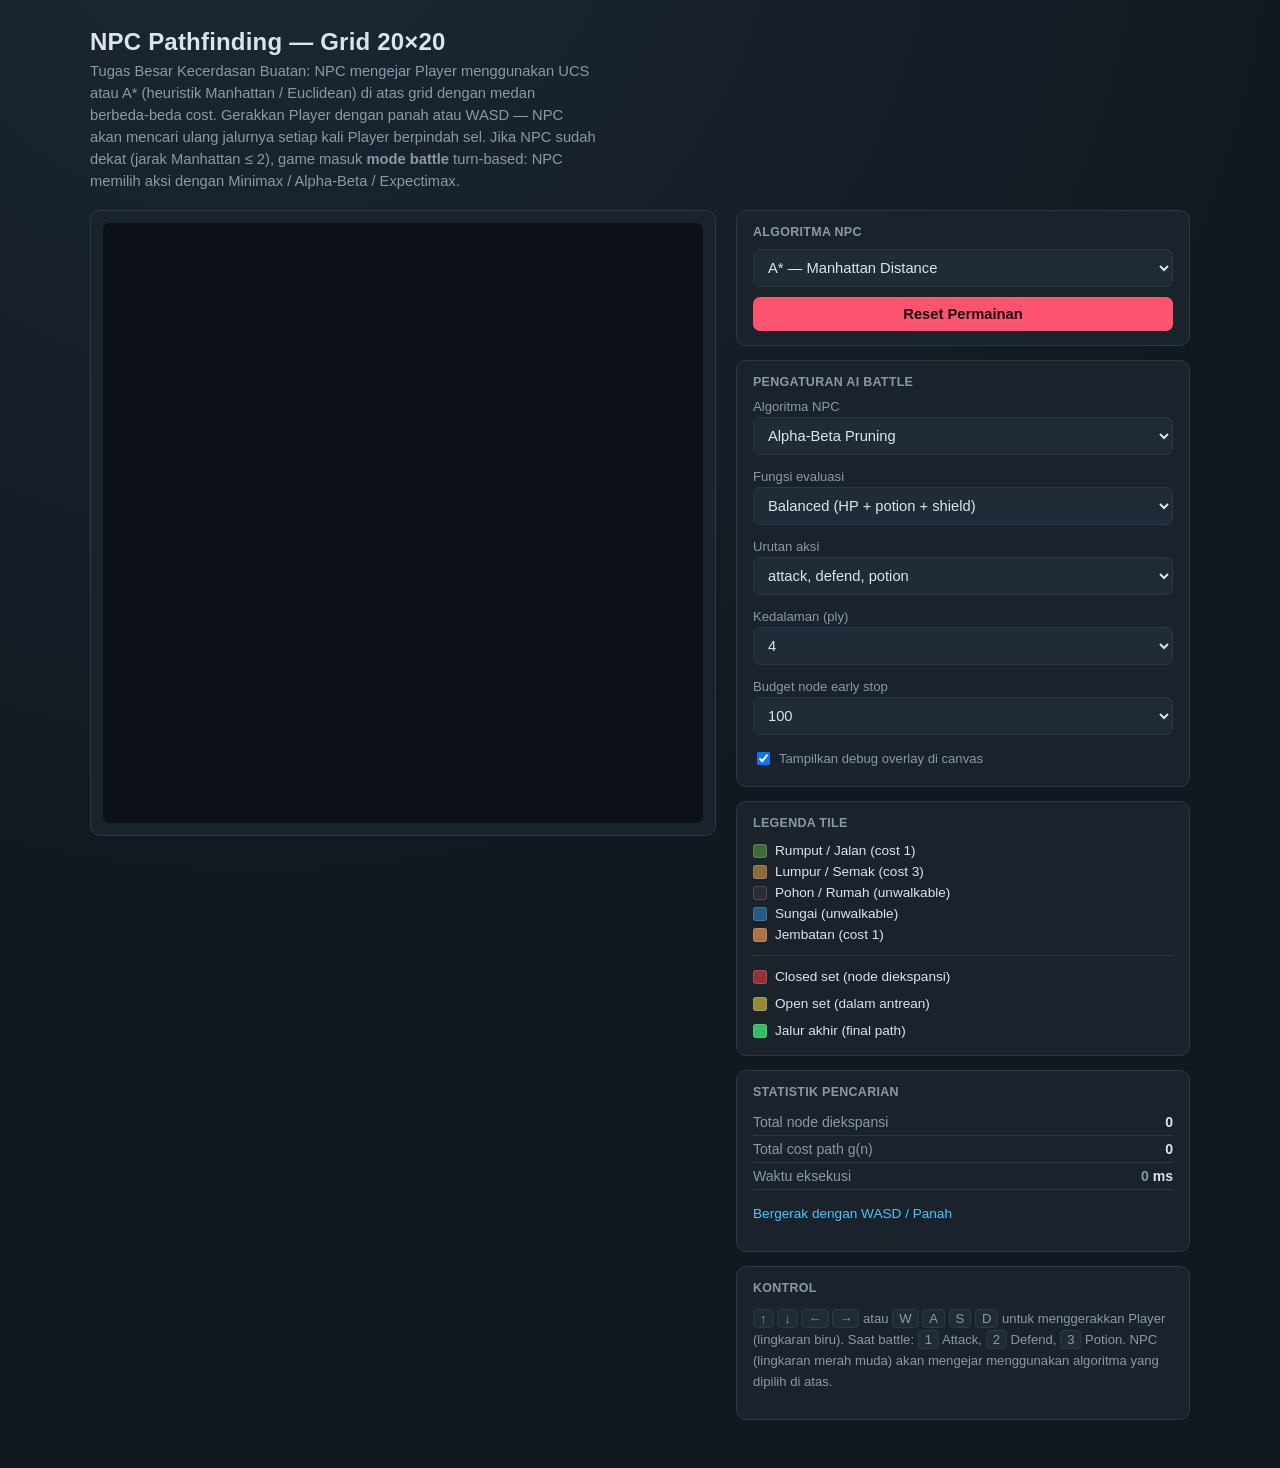
<file: index.html>
<!DOCTYPE html>
<html lang="id">
<head>
  <meta charset="UTF-8" />
  <meta name="viewport" content="width=device-width, initial-scale=1.0" />
  <title>NPC Pathfinding + Battle Minimax — Tugas Besar AI</title>

  <!-- PyScript Resources -->
  <link rel="stylesheet" href="https://pyscript.net/releases/2024.11.1/core.css" />
  <script type="module" src="https://pyscript.net/releases/2024.11.1/core.js"></script>

  <!-- External Stylesheet -->
  <link rel="stylesheet" href="style.css" />
</head>
<body>
<div id="app">

  <header>
    <h1>NPC Pathfinding — Grid 20×20</h1>
    <p>
      Tugas Besar Kecerdasan Buatan: NPC mengejar Player menggunakan UCS atau A*
      (heuristik Manhattan / Euclidean) di atas grid dengan medan berbeda-beda cost.
      Gerakkan Player dengan panah atau WASD — NPC akan mencari ulang jalurnya setiap
      kali Player berpindah sel. Jika NPC sudah dekat (jarak Manhattan ≤ 2), game masuk
      <b>mode battle</b> turn-based: NPC memilih aksi dengan Minimax / Alpha-Beta / Expectimax.
    </p>
  </header>

  <main>
    <div id="canvasWrap">
      <canvas id="gameCanvas" width="600" height="600"></canvas>
    </div>

    <div id="panel">

      <section>
        <h2>ALGORITMA NPC</h2>
        <select id="algoSelect">
          <option value="ucs">UCS — Uniform Cost Search</option>
          <option value="astar_manhattan" selected>A* — Manhattan Distance</option>
          <option value="astar_euclidean">A* — Euclidean Distance</option>
        </select>
        <button id="resetBtn">Reset Permainan</button>
      </section>


      <section id="battleSection" class="hidden">
        <h2>MODE BATTLE (turn-based)</h2>
        <div class="hp-line"><span>Player</span><span id="playerHpTxt"></span></div>
        <div class="hp-track"><div id="playerHpBar" class="hp-fill player"></div></div>
        <div class="hp-line"><span>NPC</span><span id="npcHpTxt"></span></div>
        <div class="hp-track"><div id="npcHpBar" class="hp-fill npc"></div></div>
        <div class="btn-row">
          <button id="btnAttack">1 Attack</button>
          <button id="btnDefend">2 Defend</button>
          <button id="btnPotion">3 Potion</button>
        </div>
        <div id="battleLog"></div>
        <h2>DEBUG: skor aksi &amp; node count</h2>
        <div id="debugTable"></div>
      </section>

      <section>
        <h2>PENGATURAN AI BATTLE</h2>
        <label>Algoritma NPC
          <select id="battleAlgo">
            <option value="minimax">Minimax</option>
            <option value="alphabeta" selected>Alpha-Beta Pruning</option>
            <option value="alphabeta_early">Alpha-Beta + Early Stop</option>
            <option value="expectimax">Expectimax (lawan acak)</option>
          </select></label>
        <label>Fungsi evaluasi
          <select id="battleEval">
            <option value="balanced" selected>Balanced (HP + potion + shield)</option>
            <option value="hp">Selisih HP</option>
            <option value="aggressive">Agresif</option>
            <option value="defensive">Defensif</option>
            <option value="zero">Nol (kontrol)</option>
          </select></label>
        <label>Urutan aksi
          <select id="battleOrder">
            <option value="default" selected>attack, defend, potion</option>
            <option value="reverse">potion, defend, attack</option>
            <option value="defend_first">defend, potion, attack</option>
            <option value="heuristic">heuristic (best-first)</option>
          </select></label>
        <label>Kedalaman (ply)
          <select id="battleDepth">
            <option>1</option><option>2</option><option>3</option><option selected>4</option>
            <option>5</option><option>6</option><option>7</option><option>8</option>
          </select></label>
        <label>Budget node early stop
          <select id="battleLimit">
            <option>25</option><option selected>100</option><option>250</option><option>1000</option>
          </select></label>
        <label class="chk"><input type="checkbox" id="dbgToggle" checked /> Tampilkan debug overlay di canvas</label>
      </section>

      <section>
        <h2>LEGENDA TILE</h2>
        <div class="legend-row"><span class="swatch" style="background:#3f6b34"></span> Rumput / Jalan (cost 1)</div>
        <div class="legend-row"><span class="swatch" style="background:#8a6d3b"></span> Lumpur / Semak (cost 3)</div>
        <div class="legend-row"><span class="swatch" style="background:#2b2f33"></span> Pohon / Rumah (unwalkable)</div>
        <div class="legend-row"><span class="swatch" style="background:#235d82"></span> Sungai (unwalkable)</div>
        <div class="legend-row"><span class="swatch" style="background:#a9744a"></span> Jembatan (cost 1)</div>
        <div class="overlay-legend">
          <div class="legend-row"><span class="swatch" style="background:rgba(255,60,60,0.55)"></span> Closed set (node diekspansi)</div>
          <div class="legend-row"><span class="swatch" style="background:rgba(255,220,60,0.55)"></span> Open set (dalam antrean)</div>
          <div class="legend-row"><span class="swatch" style="background:rgba(60,255,120,0.7)"></span> Jalur akhir (final path)</div>
        </div>
      </section>

      <section>
        <h2>STATISTIK PENCARIAN</h2>
        <div class="stat-row"><span>Total node diekspansi</span><span id="statExpanded">0</span></div>
        <div class="stat-row"><span>Total cost path g(n)</span><span id="statCost">0</span></div>
        <div class="stat-row"><span>Waktu eksekusi</span><span><span id="statTime">0</span> ms</span></div>
        <p id="statStatus">Bergerak dengan WASD / Panah</p>
      </section>

      <section>
        <h2>KONTROL</h2>
        <p class="keys">
          <kbd>&uarr;</kbd> <kbd>&darr;</kbd> <kbd>&larr;</kbd> <kbd>&rarr;</kbd>
          atau <kbd>W</kbd> <kbd>A</kbd> <kbd>S</kbd> <kbd>D</kbd> untuk menggerakkan
          Player (lingkaran biru). Saat battle: <kbd>1</kbd> Attack, <kbd>2</kbd> Defend, <kbd>3</kbd> Potion. NPC (lingkaran merah muda) akan mengejar
          menggunakan algoritma yang dipilih di atas.
        </p>
      </section>

    </div>
  </main>
</div>

<!-- Hapus atribut config, cukup panggil main.py -->
<script type="py" src="main.py"></script>

</body>
</html>
</file>
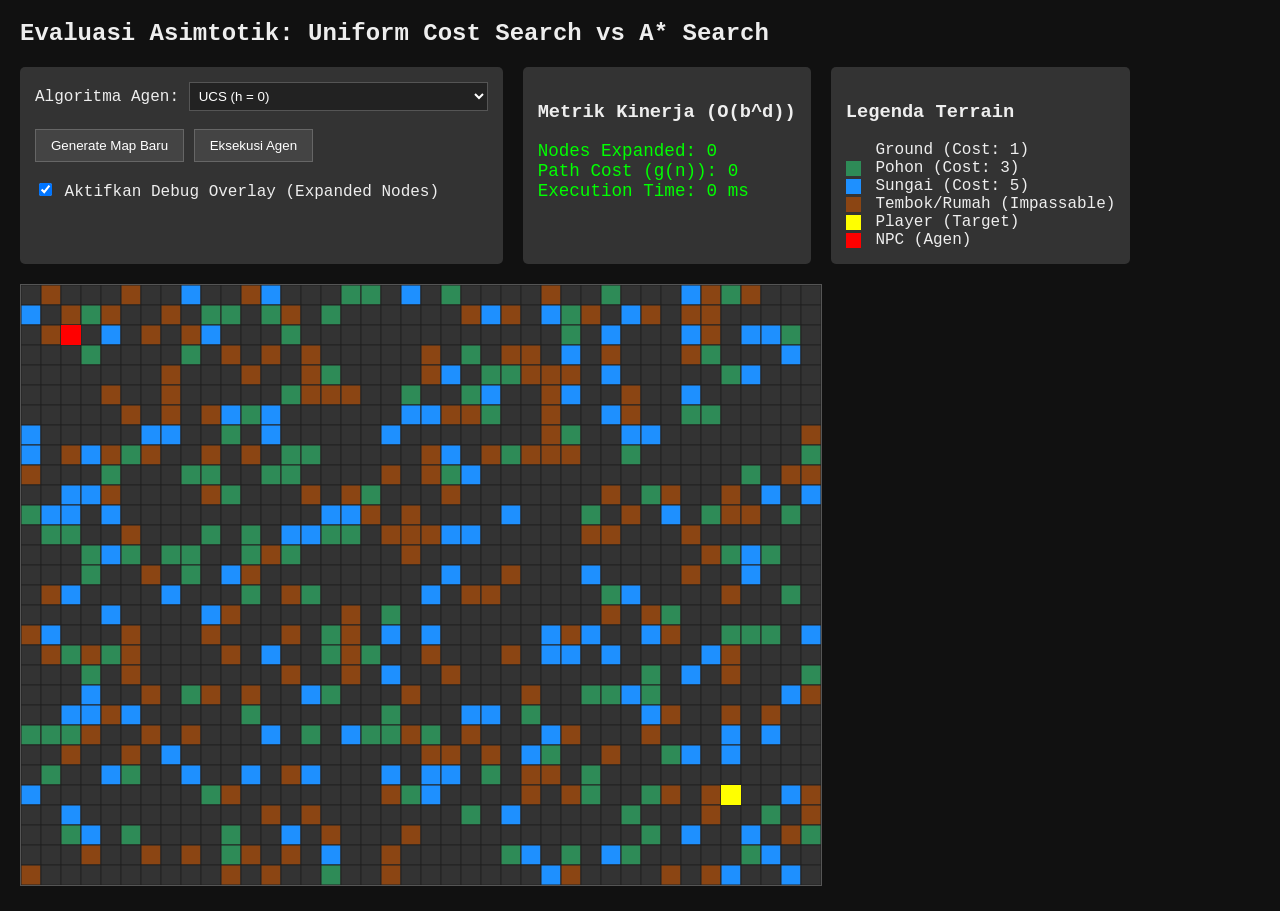
<file: Tubes1_InformedSearch/Azzam/index.html>
<!DOCTYPE html>
<html lang="id">
<head>
    <meta charset="UTF-8">
    <title>Informed Search: UCS vs A*</title>
    <style>
        body { font-family: 'Courier New', Courier, monospace; background: #111; color: #eee; margin: 20px; }
        canvas { border: 1px solid #555; background: #222; cursor: crosshair; }
        .panel { display: flex; gap: 20px; margin-bottom: 20px; }
        .control-group { background: #333; padding: 15px; border-radius: 5px; }
        button { background: #444; color: #fff; border: 1px solid #666; padding: 8px 15px; cursor: pointer; }
        button:hover { background: #555; }
        select { background: #222; color: #fff; border: 1px solid #555; padding: 5px; }
        .stats { font-size: 1.1em; color: #0f0; }
        .legend span { display: inline-block; width: 15px; height: 15px; margin-right: 5px; vertical-align: middle; }
    </style>
</head>
<body>
    <h2>Evaluasi Asimtotik: Uniform Cost Search vs A* Search</h2>
    <div class="panel">
        <div class="control-group">
            <label>Algoritma Agen: </label>
            <select id="algoSelect">
                <option value="UCS">UCS (h = 0)</option>
                <option value="A*_Manhattan">A* (h = Manhattan)</option>
                <option value="A*_Euclidean">A* (h = Euclidean)</option>
                <option value="A*_Bad">A* (h = Euclidean Squared) [INADMISSIBLE]</option>
            </select>
            <br><br>
            <button onclick="generateMap()">Generate Map Baru</button>
            <button onclick="runAgent()">Eksekusi Agen</button>
            <br><br>
            <label><input type="checkbox" id="debugOverlay" checked> Aktifkan Debug Overlay (Expanded Nodes)</label>
        </div>
        <div class="control-group">
            <h3>Metrik Kinerja (O(b^d))</h3>
            <div id="stats" class="stats">
                Nodes Expanded: 0<br>
                Path Cost (g(n)): 0<br>
                Execution Time: 0 ms
            </div>
        </div>
        <div class="control-group legend">
            <h3>Legenda Terrain</h3>
            <div><span style="background: #333;"></span> Ground (Cost: 1)</div>
            <div><span style="background: #2E8B57;"></span> Pohon (Cost: 3)</div>
            <div><span style="background: #1E90FF;"></span> Sungai (Cost: 5)</div>
            <div><span style="background: #8B4513;"></span> Tembok/Rumah (Impassable)</div>
            <div><span style="background: #FFFF00;"></span> Player (Target)</div>
            <div><span style="background: #FF0000;"></span> NPC (Agen)</div>
        </div>
    </div>
    
    <canvas id="gameCanvas" width="800" height="600"></canvas>
    
    <script src="PriorityQueue.js"></script>
    <script src="agent.js"></script>
</body>
</html>
</file>
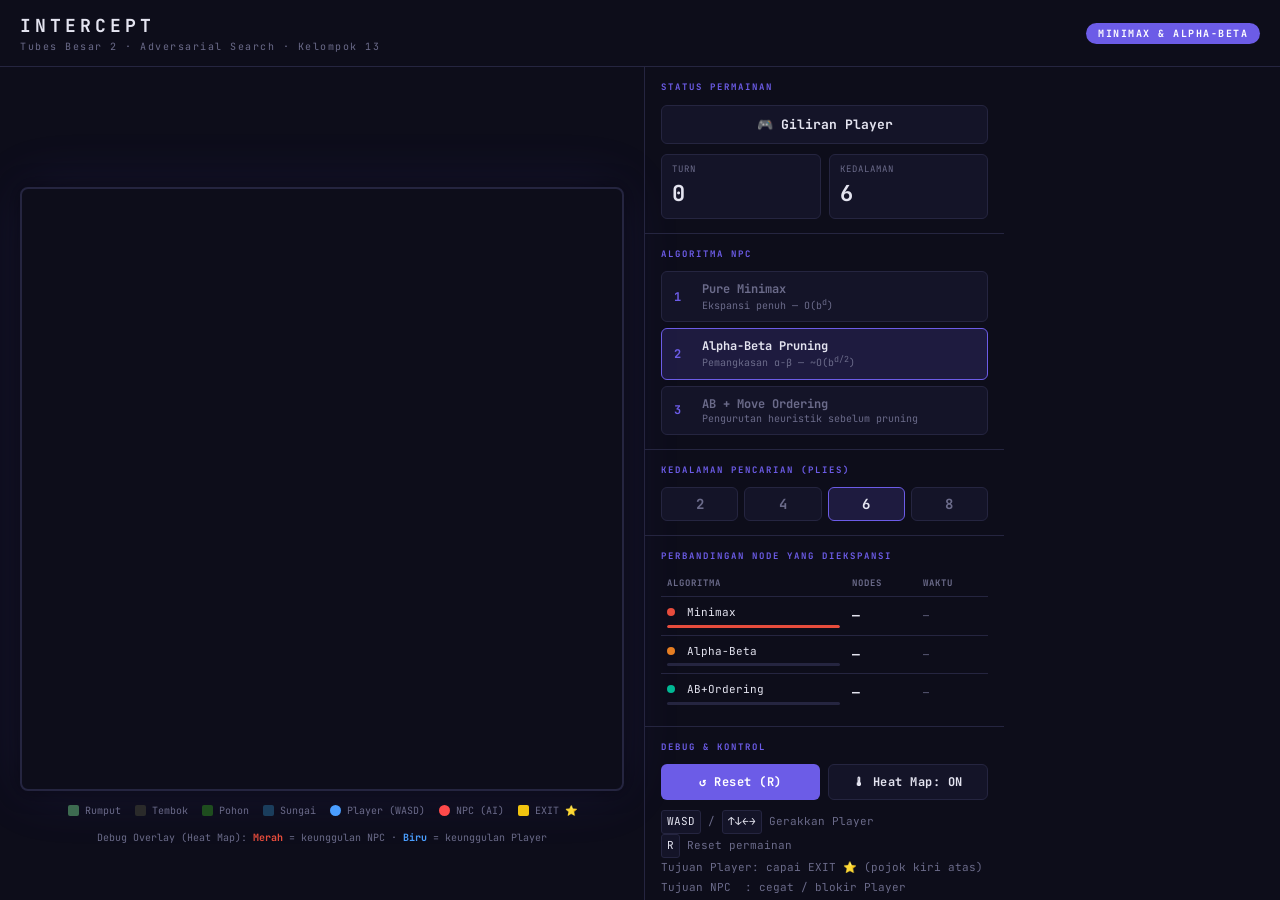
<file: Tubes2_AdversarialSearch/Azzam/index.html>
<!DOCTYPE html>
<html lang="id">
<head>
    <meta charset="UTF-8">
    <meta name="viewport" content="width=device-width, initial-scale=1.0">
    <title>INTERCEPT — Adversarial Search | Kelompok 13</title>
    <link rel="stylesheet" href="style.css">
</head>
<body>

<!-- ════════════════════════════════════════════════════════════
     HEADER
     ══════════════════════════════════════════════════════════ -->
<header>
    <div>
        <h1>INTERCEPT</h1>
        <div class="sub">Tubes Besar 2 · Adversarial Search · Kelompok 13</div>
    </div>
    <span class="badge">Minimax &amp; Alpha-Beta</span>
</header>

<main>

<!-- ════════════════════════════════════════════════════════════
     KANVAS PERMAINAN
     ══════════════════════════════════════════════════════════ -->
<section class="game-area">
    <div class="canvas-wrapper">
        <canvas id="gameCanvas"></canvas>
    </div>

    <!-- Legenda Warna Sel -->
    <div class="legend">
        <div class="leg"><div class="leg-dot" style="background:#3d6b50"></div>Rumput</div>
        <div class="leg"><div class="leg-dot" style="background:#2a2a2a"></div>Tembok</div>
        <div class="leg"><div class="leg-dot" style="background:#1e4d1e"></div>Pohon</div>
        <div class="leg"><div class="leg-dot" style="background:#1a3d5c"></div>Sungai</div>
        <div class="leg"><div class="leg-dot" style="background:#4a9eff;border-radius:50%"></div>Player&nbsp;(WASD)</div>
        <div class="leg"><div class="leg-dot" style="background:#ff4a4a;border-radius:50%"></div>NPC&nbsp;(AI)</div>
        <div class="leg"><div class="leg-dot" style="background:#f1c40f"></div>EXIT&nbsp;⭐</div>
    </div>

    <!-- Penjelasan heat map -->
    <div class="heat-note">
        Debug Overlay (Heat Map):
        <span class="hot">Merah</span> = keunggulan NPC ·
        <span class="cold">Biru</span> = keunggulan Player
    </div>
</section>

<!-- ════════════════════════════════════════════════════════════
     PANEL KONTROL
     ══════════════════════════════════════════════════════════ -->
<aside class="panel">

    <!-- ── Status Permainan ─────────────────────────────────── -->
    <div class="ps">
        <h3>Status Permainan</h3>
        <div id="game-status">🎮 Giliran Player</div>
        <div class="stat-row">
            <div class="stat-card">
                <div class="lbl">Turn</div>
                <div class="val" id="turn-counter">0</div>
            </div>
            <div class="stat-card">
                <div class="lbl">Kedalaman</div>
                <div class="val" id="depth-display">6</div>
            </div>
        </div>
    </div>

    <!-- ── Pilihan Algoritma NPC ─────────────────────────────── -->
    <div class="ps">
        <h3>Algoritma NPC</h3>
        <div class="algo-list">

            <button class="algo-btn" id="btn-minimax"
                    onclick="game.setAlgorithm('minimax'); _setAlgo('minimax')">
                <span class="algo-num">1</span>
                <span>
                    <span class="algo-name">Pure Minimax</span>
                    <span class="algo-desc">Ekspansi penuh — O(b<sup>d</sup>)</span>
                </span>
            </button>

            <button class="algo-btn active" id="btn-alphabeta"
                    onclick="game.setAlgorithm('alphabeta'); _setAlgo('alphabeta')">
                <span class="algo-num">2</span>
                <span>
                    <span class="algo-name">Alpha-Beta Pruning</span>
                    <span class="algo-desc">Pemangkasan α-β — ~O(b<sup>d/2</sup>)</span>
                </span>
            </button>

            <button class="algo-btn" id="btn-alphabeta-ordered"
                    onclick="game.setAlgorithm('alphabeta_ordered'); _setAlgo('alphabeta-ordered')">
                <span class="algo-num">3</span>
                <span>
                    <span class="algo-name">AB + Move Ordering</span>
                    <span class="algo-desc">Pengurutan heuristik sebelum pruning</span>
                </span>
            </button>

        </div>
    </div>

    <!-- ── Kedalaman Pencarian ───────────────────────────────── -->
    <div class="ps">
        <h3>Kedalaman Pencarian (Plies)</h3>
        <div class="depth-row">
            <button class="depth-btn" id="d2" onclick="game.setDepth(2); _setDepth(2)">2</button>
            <button class="depth-btn" id="d4" onclick="game.setDepth(4); _setDepth(4)">4</button>
            <button class="depth-btn active" id="d6" onclick="game.setDepth(6); _setDepth(6)">6</button>
            <button class="depth-btn" id="d8" onclick="game.setDepth(8); _setDepth(8)">8</button>
        </div>
    </div>

    <!-- ── Perbandingan Node yang Diekspansi ─────────────────── -->
    <div class="ps">
        <h3>Perbandingan Node yang Diekspansi</h3>
        <table class="cmp-table">
            <thead>
                <tr>
                    <th>Algoritma</th>
                    <th>Nodes</th>
                    <th>Waktu</th>
                </tr>
            </thead>
            <tbody>
                <!-- Pure Minimax -->
                <tr>
                    <td class="alg-name-cell">
                        <div>
                            <span class="alg-dot" style="background:#e74c3c"></span>
                            Minimax
                        </div>
                        <div class="bar-wrap">
                            <div class="bar" id="bar-minimax"
                                 style="width:100%;background:#e74c3c"></div>
                        </div>
                    </td>
                    <td class="node-val" id="nodes-minimax">—</td>
                    <td class="time-val" id="time-minimax">—</td>
                </tr>
                <!-- Alpha-Beta -->
                <tr>
                    <td class="alg-name-cell">
                        <div>
                            <span class="alg-dot" style="background:#e67e22"></span>
                            Alpha-Beta
                        </div>
                        <div class="bar-wrap">
                            <div class="bar" id="bar-alphabeta"
                                 style="width:0%;background:#e67e22"></div>
                        </div>
                    </td>
                    <td class="node-val" id="nodes-alphabeta">—</td>
                    <td class="time-val" id="time-alphabeta">—</td>
                </tr>
                <!-- AB + Move Ordering -->
                <tr>
                    <td class="alg-name-cell">
                        <div>
                            <span class="alg-dot" style="background:#00b894"></span>
                            AB+Ordering
                        </div>
                        <div class="bar-wrap">
                            <div class="bar" id="bar-alphabeta-ordered"
                                 style="width:0%;background:#00b894"></div>
                        </div>
                    </td>
                    <td class="node-val" id="nodes-alphabeta-ordered">—</td>
                    <td class="time-val" id="time-alphabeta-ordered">—</td>
                </tr>
            </tbody>
        </table>
    </div>

    <!-- ── Debug Overlay + Reset ─────────────────────────────── -->
    <div class="ps">
        <h3>Debug &amp; Kontrol</h3>
        <div class="btn-row">
            <button class="btn btn-primary" onclick="game.reset()">↺ Reset (R)</button>
            <button class="btn btn-secondary" id="debug-toggle"
                    onclick="game.toggleHeatMap()">🌡 Heat Map: ON</button>
        </div>
        <div class="keys-hint">
            <kbd>WASD</kbd> / <kbd>↑↓←→</kbd> Gerakkan Player<br>
            <kbd>R</kbd> Reset permainan<br>
            Tujuan Player: capai EXIT ⭐ (pojok kiri atas)<br>
            Tujuan NPC &nbsp;: cegat / blokir Player
        </div>
    </div>

    <!-- ── Log Permainan ─────────────────────────────────────── -->
    <div class="ps log-area">
        <h3>Log Permainan</h3>
        <div id="battle-log"></div>
    </div>

</aside>
</main>

<!-- ── Scripts ─────────────────────────────────────────────── -->
<script src="minimax.js"></script>
<script src="game.js"></script>
<script>
    /* Helper: sinkronisasi state visual tombol algoritma */
    function _setAlgo(id) {
        document.querySelectorAll('.algo-btn').forEach(b => b.classList.remove('active'));
        const target = document.getElementById(`btn-${id}`);
        if (target) target.classList.add('active');
    }

    /* Helper: sinkronisasi state visual tombol kedalaman */
    function _setDepth(d) {
        document.querySelectorAll('.depth-btn').forEach(b => b.classList.remove('active'));
        const target = document.getElementById(`d${d}`);
        if (target) target.classList.add('active');
        const disp = document.getElementById('depth-display');
        if (disp) disp.textContent = d;
    }
</script>

</body>
</html>
</file>
<file: style.css>
:root {
  --bg: #12181f;
  --panel: #1a222c;
  --panel-2: #212b37;
  --border: #2c3947;
  --text: #dbe4ee;
  --muted: #8a99a8;
  --accent: #4fc3f7;
  --accent-2: #ff5470;
  --grass: #3f6b34;
  --mud: #8a6d3b;
  --wall: #2b2f33;
  --river: #235d82;
  --bridge: #a9744a;
}

* { box-sizing: border-box; }

body {
  margin: 0;
  min-height: 100vh;
  background: radial-gradient(circle at 20% -10%, #1c2836 0%, var(--bg) 55%);
  color: var(--text);
  font-family: "Segoe UI", Roboto, Arial, sans-serif;
  display: flex;
  justify-content: center;
  padding: 28px 16px 48px;
}

#app { width: 100%; max-width: 1100px; }

header { margin-bottom: 18px; }

header h1 {
  font-size: 1.5rem;
  margin: 0 0 4px;
  letter-spacing: 0.2px;
}

header p {
  margin: 0;
  color: var(--muted);
  font-size: 0.92rem;
  max-width: 62ch;
  line-height: 1.5;
}

main {
  display: flex;
  gap: 20px;
  flex-wrap: wrap;
  align-items: flex-start;
}

#canvasWrap {
  background: var(--panel);
  border: 1px solid var(--border);
  border-radius: 10px;
  padding: 12px;
}

canvas {
  display: block;
  border-radius: 6px;
  background: #0d1117;
}

#panel {
  flex: 1;
  min-width: 300px;
  display: flex;
  flex-direction: column;
  gap: 14px;
}

section {
  background: var(--panel);
  border: 1px solid var(--border);
  border-radius: 10px;
  padding: 14px 16px;
}

section h2 {
  font-size: 0.78rem;
  text-transform: none;
  letter-spacing: 0.3px;
  color: var(--muted);
  margin: 0 0 10px;
  font-weight: 600;
}

select, button {
  width: 100%;
  font-size: 0.92rem;
  padding: 9px 10px;
  border-radius: 7px;
  border: 1px solid var(--border);
  background: var(--panel-2);
  color: var(--text);
  font-family: inherit;
}

select { margin-bottom: 10px; cursor: pointer; }

button {
  cursor: pointer;
  background: var(--accent-2);
  border: none;
  color: #1a0a0e;
  font-weight: 600;
}

button:hover { filter: brightness(1.08); }

.legend-row {
  display: flex;
  align-items: center;
  gap: 8px;
  font-size: 0.85rem;
  color: var(--text);
  padding: 3px 0;
}

.swatch {
  width: 14px; height: 14px; border-radius: 3px; flex-shrink: 0;
  border: 1px solid rgba(255,255,255,0.15);
}

.stat-row {
  display: flex;
  justify-content: space-between;
  font-size: 0.88rem;
  padding: 5px 0;
  border-bottom: 1px solid var(--border);
}

.stat-row:last-child { border-bottom: none; }
.stat-row span:first-child { color: var(--muted); }
.stat-row span:last-child { font-weight: 600; }

#statStatus {
  font-size: 0.85rem;
  color: var(--accent);
  line-height: 1.4;
}

.keys {
  font-size: 0.82rem;
  color: var(--muted);
  line-height: 1.6;
}

kbd {
  background: var(--panel-2);
  border: 1px solid var(--border);
  border-radius: 4px;
  padding: 1px 6px;
  font-family: inherit;
}

.overlay-legend {
  display: flex;
  flex-direction: column;
  gap: 6px;
  margin-top: 10px;
  padding-top: 10px;
  border-top: 1px solid var(--border);
}

/* ---------- Battle ---------- */
.hidden { display: none; }
label { display: block; font-size: 0.82rem; color: var(--muted); margin-bottom: 4px; }
label select { margin-top: 3px; }
.chk { display: flex; gap: 6px; align-items: center; cursor: pointer; }
.chk input { width: auto; }
.hp-line { display: flex; justify-content: space-between; font-size: 0.82rem; margin-top: 6px; }
.hp-track { height: 10px; background: #0d1117; border-radius: 5px; overflow: hidden; }
.hp-fill { height: 100%; transition: width 0.25s; }
.hp-fill.player { background: var(--accent); }
.hp-fill.npc { background: var(--accent-2); }
.btn-row { display: grid; grid-template-columns: repeat(3, 1fr); gap: 8px; margin: 12px 0 8px; }
.btn-row button { padding: 9px 4px; }
button:disabled { opacity: 0.35; cursor: not-allowed; filter: none; }
#battleLog { font-size: 0.8rem; line-height: 1.5; color: var(--muted); min-height: 60px; margin-bottom: 10px; }
#debugTable table { width: 100%; border-collapse: collapse; font-size: 0.78rem; margin-bottom: 6px; }
#debugTable th, #debugTable td { padding: 3px 4px; border-bottom: 1px solid var(--border); text-align: left; }
#debugTable th { color: var(--muted); font-weight: 600; }
#debugTable tr.act td { color: var(--accent); font-weight: 600; }
#debugTable small { color: var(--muted); }
</file>
<file: Tubes2_AdversarialSearch/Azzam/style.css>
/* ============================================================
   INTERCEPT — Stylesheet
   Tubes Besar 2: Kecerdasan Buatan — Kelompok 13
   ============================================================ */

@import url('https://fonts.googleapis.com/css2?family=JetBrains+Mono:wght@400;700&display=swap');

/* ── Reset & Root ─────────────────────────────────────────── */
*, *::before, *::after { box-sizing: border-box; margin: 0; padding: 0; }

:root {
    --bg       : #0d0d1a;
    --surface  : #141428;
    --border   : #252540;
    --text     : #e4e4f0;
    --muted    : #6b6b8a;
    --accent   : #6c5ce7;
    --accent-lo: rgba(108,92,231,0.18);
    --green    : #00b894;
    --orange   : #e67e22;
    --red      : #e74c3c;
    --font     : 'JetBrains Mono', 'Consolas', 'Courier New', monospace;
}

html, body {
    height     : 100%;
    background : var(--bg);
    color      : var(--text);
    font-family: var(--font);
    font-size  : 13px;
    line-height: 1.5;
    overflow   : hidden;
}

/* ── Layout ──────────────────────────────────────────────── */
body   { display: flex; flex-direction: column; }

header {
    display    : flex;
    align-items: center;
    gap        : 16px;
    padding    : 12px 20px;
    border-bottom: 1px solid var(--border);
    flex-shrink: 0;
}

header h1 {
    font-size     : 18px;
    font-weight   : 700;
    letter-spacing: 4px;
    color         : var(--text);
}

header .sub {
    font-size  : 10px;
    color      : var(--muted);
    letter-spacing: 1.5px;
}

.badge {
    margin-left   : auto;
    background    : var(--accent);
    color         : white;
    padding       : 3px 12px;
    border-radius : 12px;
    font-size     : 10px;
    font-weight   : 700;
    letter-spacing: 1.5px;
    text-transform: uppercase;
}

main {
    display  : flex;
    flex     : 1;
    overflow : auto;
    flex-wrap: wrap;
}

/* ── Game Canvas Area ────────────────────────────────────── */
.game-area {
    display        : flex;
    flex-direction : column;
    align-items    : center;
    justify-content: center;
    padding        : 20px;
    flex-shrink    : 0;
    gap            : 12px;
}

.canvas-wrapper {
    border       : 2px solid var(--border);
    border-radius: 8px;
    overflow     : hidden;
    box-shadow   : 0 0 60px rgba(108,92,231,0.12),
                   0 0 20px rgba(0,0,0,0.6);
}

#gameCanvas { display: block; }

.legend {
    display       : flex;
    gap           : 14px;
    flex-wrap     : wrap;
    justify-content: center;
}

.leg {
    display    : flex;
    align-items: center;
    gap        : 6px;
    font-size  : 10px;
    color      : var(--muted);
}

.leg-dot {
    width        : 11px;
    height       : 11px;
    border-radius: 2px;
    flex-shrink  : 0;
}

.heat-note {
    font-size : 10px;
    color     : var(--muted);
    text-align: center;
}

.heat-note span { font-weight: 700; }
.heat-note .hot  { color: #e74c3c; }
.heat-note .cold { color: #4a9eff; }

/* ── Control Panel ───────────────────────────────────────── */
.panel {
    width        : 360px;
    border-left  : 1px solid var(--border);
    display      : flex;
    flex-direction: column;
    overflow-y   : auto;
    flex-shrink  : 0;
}

.ps {                                   /* panel-section */
    padding       : 14px 16px;
    border-bottom : 1px solid var(--border);
}

.ps h3 {
    font-size     : 9px;
    font-weight   : 700;
    letter-spacing: 2px;
    text-transform: uppercase;
    color         : var(--accent);
    margin-bottom : 10px;
}

/* ── Status card ─────────────────────────────────────────── */
#game-status {
    text-align   : center;
    font-weight  : 700;
    font-size    : 13px;
    padding      : 9px;
    border       : 1px solid var(--border);
    border-radius: 6px;
    background   : var(--surface);
    margin-bottom: 10px;
}

.stat-row {
    display              : grid;
    grid-template-columns: 1fr 1fr;
    gap                  : 8px;
}

.stat-card {
    background   : var(--surface);
    border       : 1px solid var(--border);
    border-radius: 6px;
    padding      : 8px 10px;
}

.stat-card .lbl { font-size: 9px; color: var(--muted); letter-spacing: 1px; text-transform: uppercase; }
.stat-card .val { font-size: 22px; font-weight: 700; }

/* ── Algorithm buttons ───────────────────────────────────── */
.algo-list { display: flex; flex-direction: column; gap: 6px; }

.algo-btn {
    display      : flex;
    align-items  : center;
    gap          : 10px;
    padding      : 9px 12px;
    background   : var(--surface);
    border       : 1px solid var(--border);
    border-radius: 6px;
    color        : var(--muted);
    cursor       : pointer;
    font-family  : var(--font);
    font-size    : 12px;
    text-align   : left;
    transition   : border-color 0.12s, color 0.12s, background 0.12s;
}

.algo-btn:hover { border-color: var(--accent); color: var(--text); }

.algo-btn.active {
    background  : var(--accent-lo);
    border-color: var(--accent);
    color       : var(--text);
}

.algo-num { color: var(--accent); font-weight: 700; min-width: 18px; }
.algo-name { font-weight: 700; display: block; }
.algo-desc { font-size: 10px; color: var(--muted); display: block; }

/* ── Depth buttons ───────────────────────────────────────── */
.depth-row { display: flex; gap: 6px; }

.depth-btn {
    flex         : 1;
    padding      : 7px;
    background   : var(--surface);
    border       : 1px solid var(--border);
    border-radius: 6px;
    color        : var(--muted);
    cursor       : pointer;
    font-family  : var(--font);
    font-size    : 14px;
    font-weight  : 700;
    transition   : all 0.12s;
}

.depth-btn:hover, .depth-btn.active {
    background  : var(--accent-lo);
    border-color: var(--accent);
    color       : var(--text);
}

/* ── Comparison table ────────────────────────────────────── */
.cmp-table {
    width          : 100%;
    border-collapse: collapse;
}

.cmp-table th {
    font-size     : 9px;
    color         : var(--muted);
    letter-spacing: 1px;
    text-transform: uppercase;
    text-align    : left;
    padding       : 3px 6px 6px;
    border-bottom : 1px solid var(--border);
}

.cmp-table td {
    padding      : 7px 6px;
    border-bottom: 1px solid var(--border);
    vertical-align: middle;
}

.cmp-table tr:last-child td { border-bottom: none; }

.alg-name-cell { font-size: 11px; }
.alg-dot { display: inline-block; width: 8px; height: 8px; border-radius: 50%; margin-right: 5px; }

.bar-wrap { height: 3px; background: var(--border); border-radius: 2px; margin-top: 4px; overflow: hidden; }
.bar      { height: 100%; border-radius: 2px; transition: width 0.35s ease; }

.node-val { font-weight: 700; font-size: 13px; }
.time-val { font-size: 10px; color: var(--muted); }

/* ── Buttons ─────────────────────────────────────────────── */
.btn-row { display: flex; gap: 8px; }

.btn {
    flex         : 1;
    padding      : 9px;
    border       : none;
    border-radius: 6px;
    cursor       : pointer;
    font-family  : var(--font);
    font-size    : 12px;
    font-weight  : 700;
    letter-spacing: 0.5px;
    transition   : filter 0.12s;
}

.btn-primary   { background: var(--accent); color: white; }
.btn-secondary { background: var(--surface); border: 1px solid var(--border); color: var(--text); }
.btn-primary:hover   { filter: brightness(1.2); }
.btn-secondary:hover { border-color: var(--accent); }

/* ── Keys hint ───────────────────────────────────────────── */
.keys-hint {
    font-size : 11px;
    color     : var(--muted);
    margin-top: 10px;
    line-height: 1.8;
}

.keys-hint kbd {
    display      : inline-block;
    background   : var(--surface);
    border       : 1px solid var(--border);
    border-radius: 3px;
    padding      : 1px 5px;
    font-family  : var(--font);
    font-size    : 11px;
    color        : var(--text);
}

/* ── Battle Log ──────────────────────────────────────────── */
.log-area {
    flex    : 1;
    min-height: 0;
}

#battle-log {
    max-height : 220px;
    overflow-y : auto;
    display    : flex;
    flex-direction: column;
    gap        : 3px;
}

.log-entry {
    font-size  : 10px;
    color      : var(--muted);
    padding    : 3px 8px;
    border-left: 2px solid var(--border);
    line-height: 1.5;
}

.log-latest {
    color      : var(--text);
    border-left-color: var(--accent);
}

/* ── Scrollbar ───────────────────────────────────────────── */
::-webkit-scrollbar        { width: 4px; }
::-webkit-scrollbar-track  { background: var(--surface); }
::-webkit-scrollbar-thumb  { background: var(--border); border-radius: 2px; }
</file>
